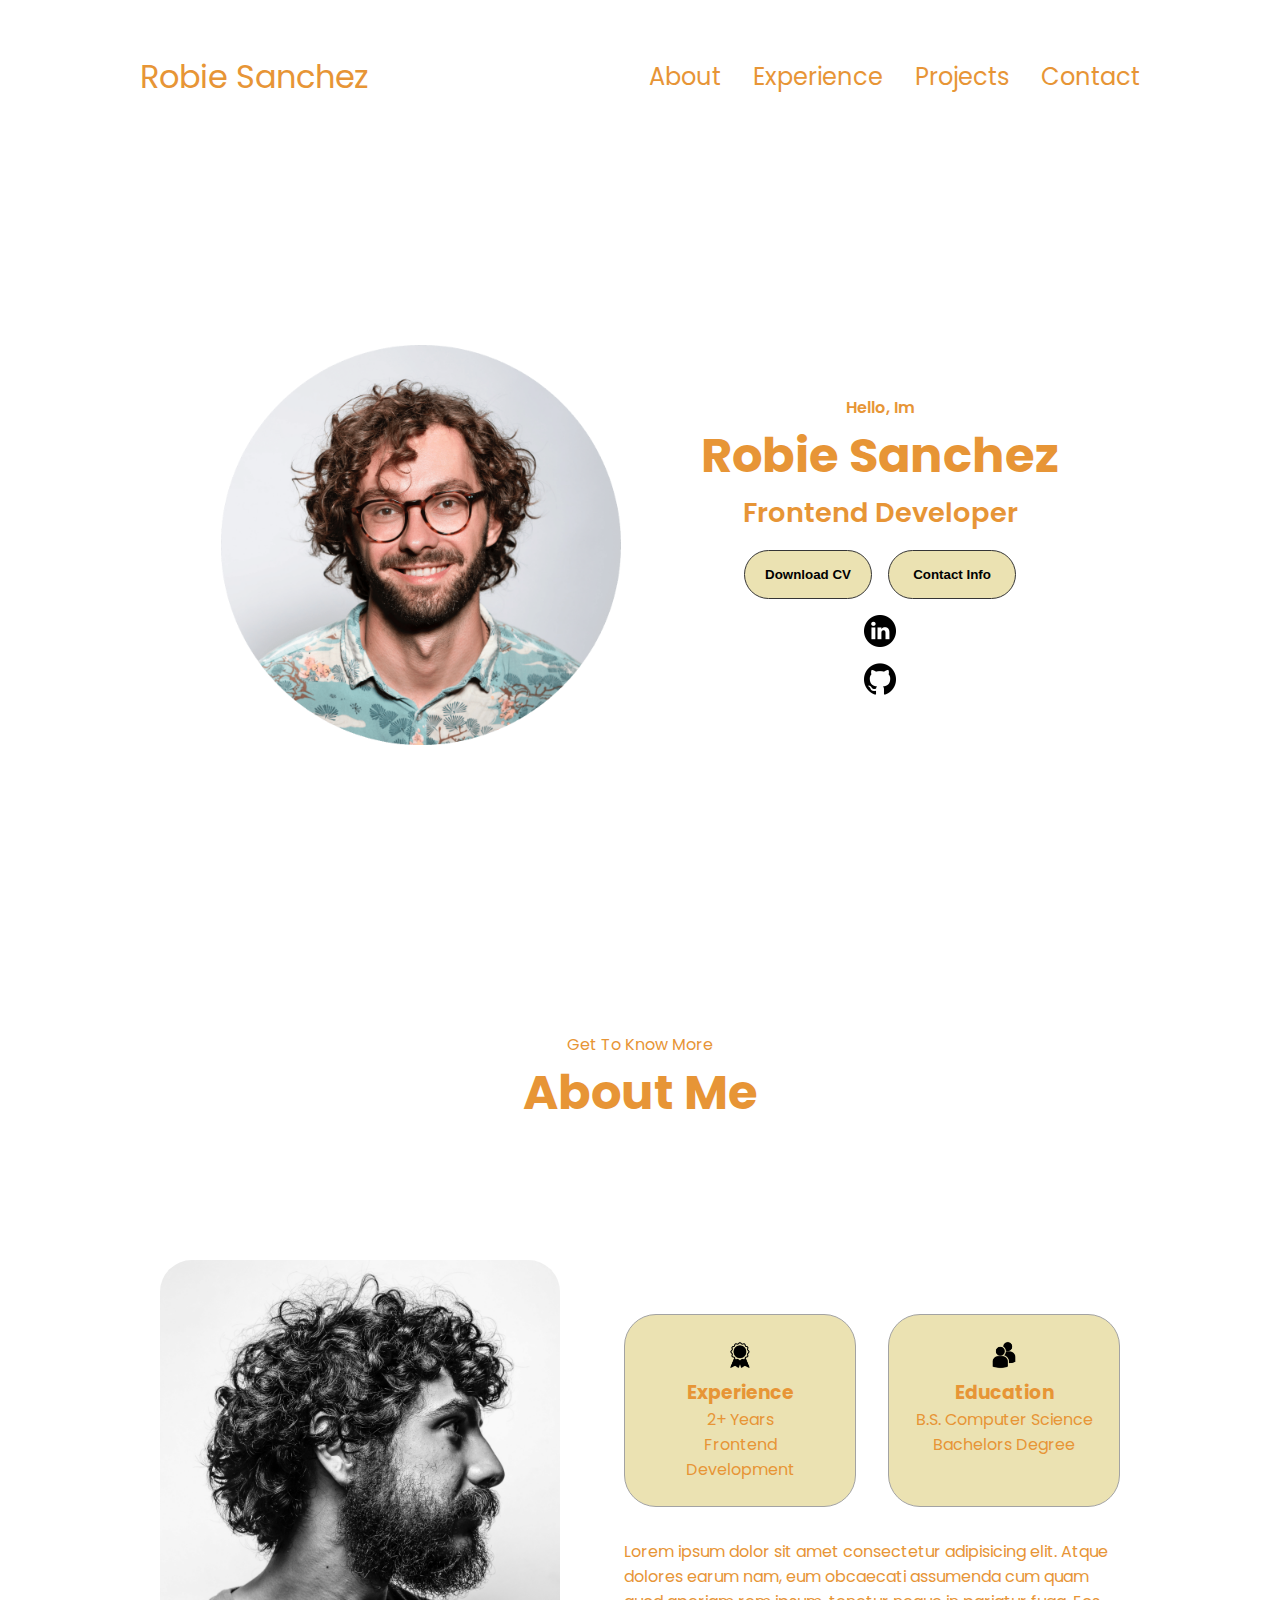
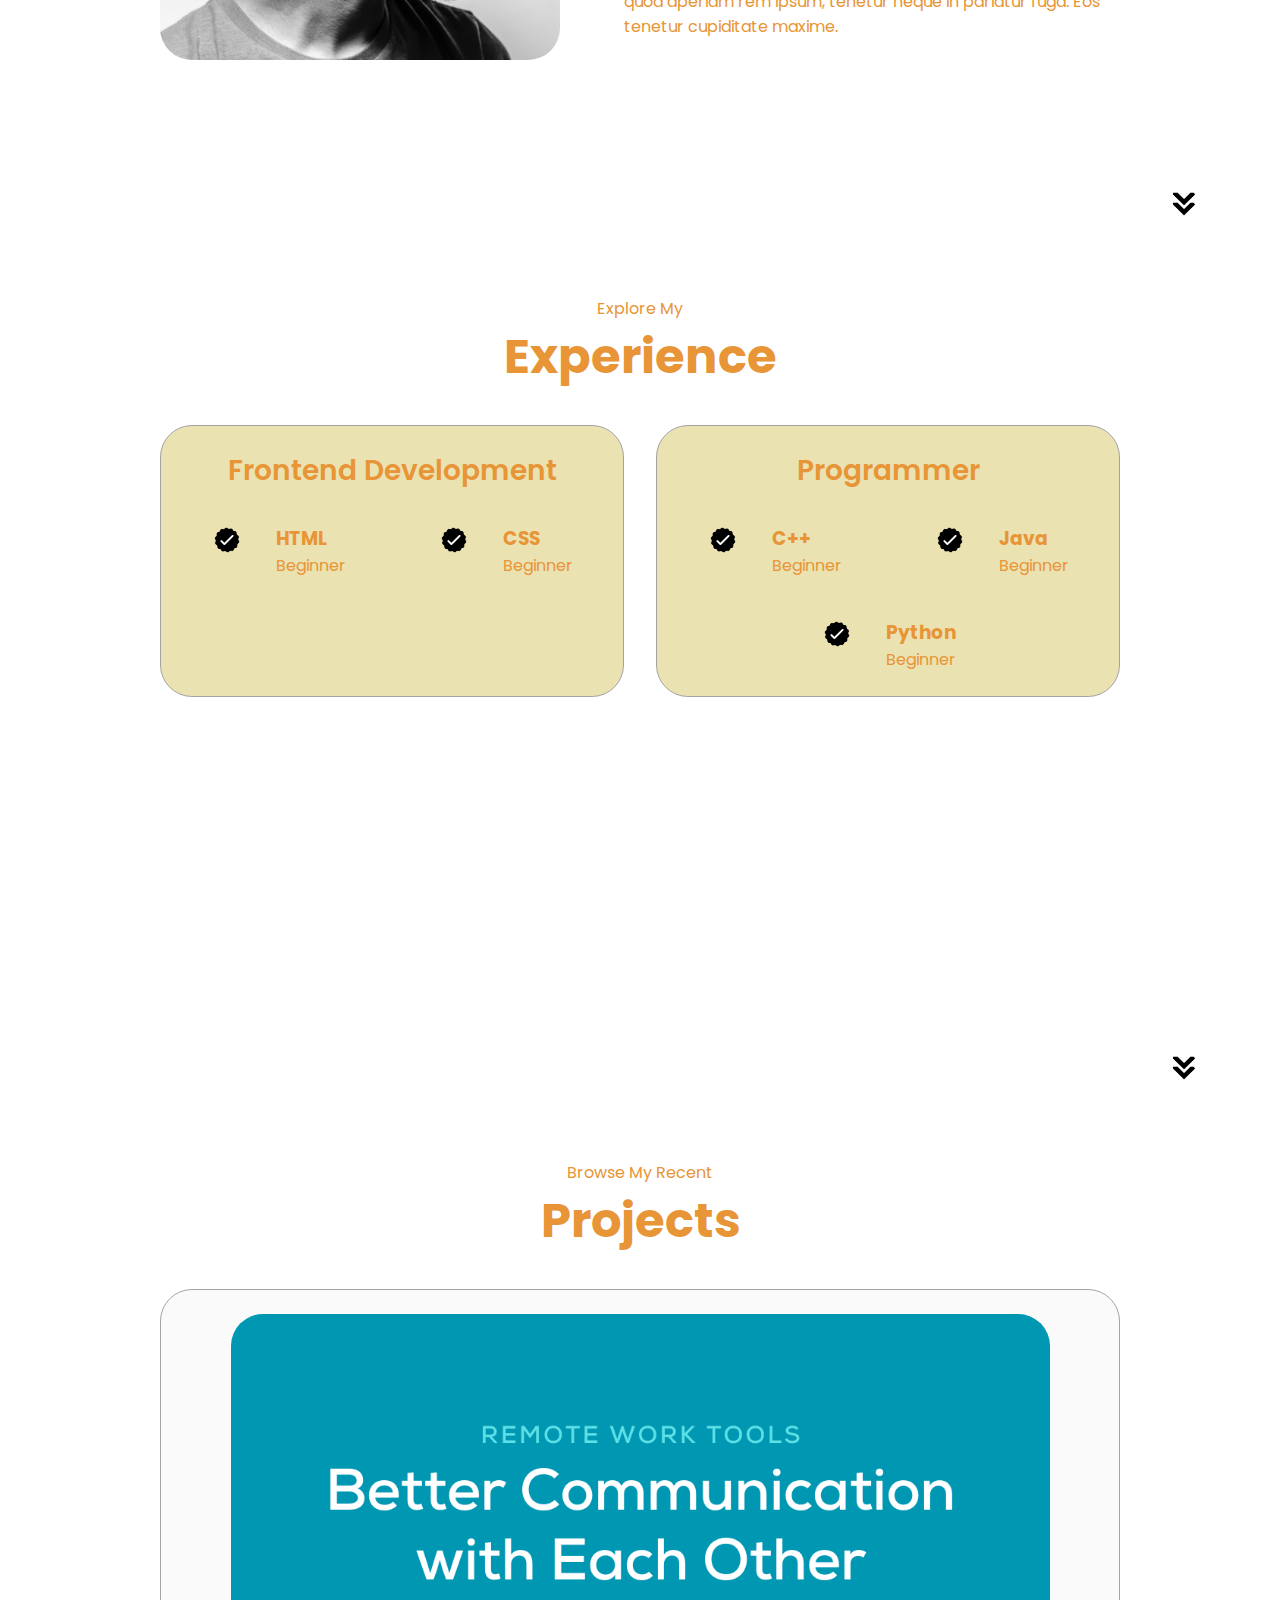
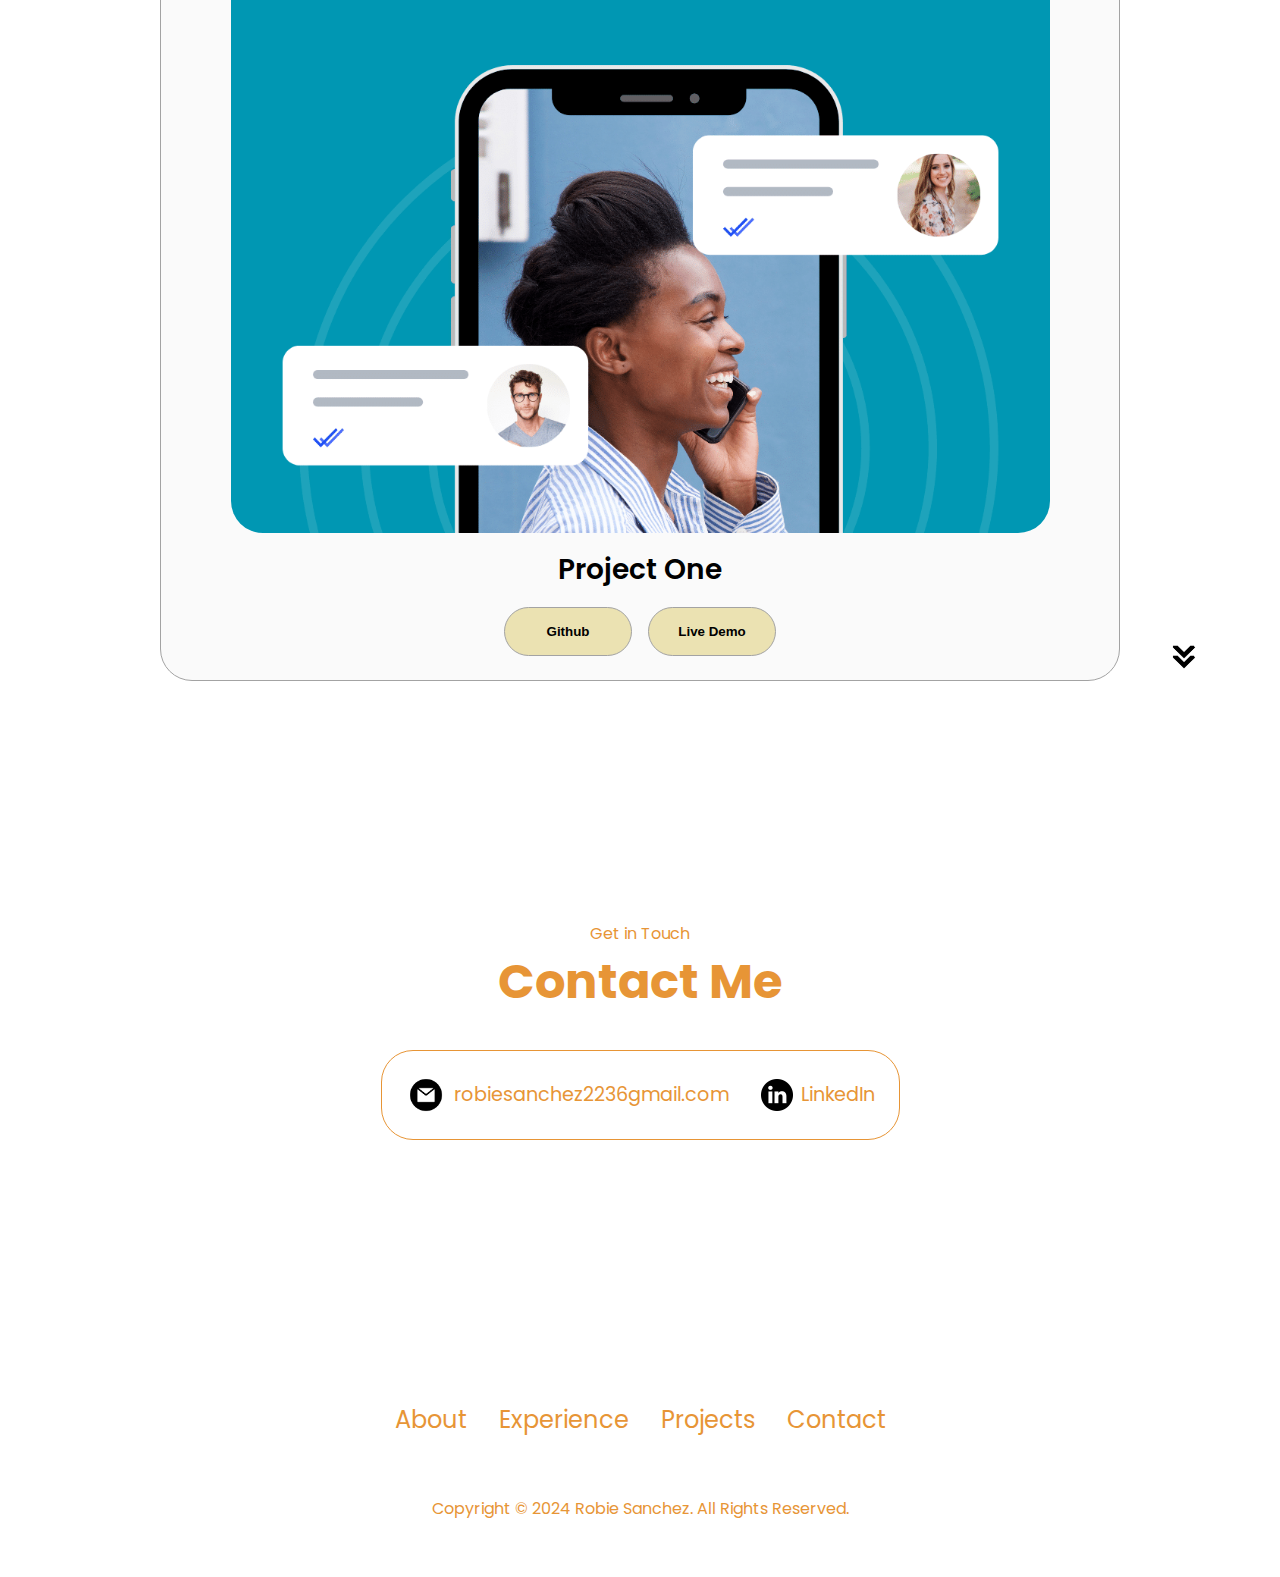
<file: index.html>
<!DOCTYPE html>
<html lang="en">
<head>
    <meta charset="UTF-8">
    <meta name="viewport" content="width=device-width, initial-scale=1.0">
    <title>My Portfolio</title>
    <link rel="stylesheet" href="style.css">
    <link rel="stylesheet" href="mediaqueries.css">
    </head>
        <body>
            <nav id="desktop-nav">
                <div class="logo">Robie Sanchez</div>
                <div>
                    <ul class="nav-links"> 
                    <li> <a href="#about">About</a></li>
                    <li> <a href="#experience">Experience</a></li>
                    <li> <a href="#projects">Projects</a></li>
                    <li> <a href="#contacts">Contact</a></li>
                    </ul>
                </div>
            </nav>
            <nav id="hamburger-nav">
                <div class="logo">Robie Sanchez</div>
                <div class="hamburger-menu">
                    <div class="hamburger-icon" onclick="toggleMenu()"> 
                        <span></span>
                        <span></span>
                        <span></span>
                    </div>
                    <div class="menu-links"> 
                        <li> <a href="#about" onclick="toggleMenu()">About</a></li>
                        <li> <a href="#experience" onclick="toggleMenu()">Experience</a></li>
                        <li> <a href="#projects" onclick="toggleMenu()">Projects</a></li>
                        <li> <a href="#contacts" onclick="toggleMenu()">Contact</a></li>
                    </div>
                </div>
            </nav>
            <section id="profile"> 
                <div class="section_pic-container"> 
                    <img src="./Assets/assets/profile-pic.png" alt="Robie Sanchez Profile Picture">
                </div>
                <div class="section_text">
                    <p class="section_text_p1">Hello, Im</p>
                    <h1 class="title">Robie Sanchez</h1>
                    <p class="section_text_p2">Frontend Developer</p>
                    <div class="btn-container">
                        <button class="btn btn-color-2" onclick="window.open('./Assets/assets/resume-example.pdf')">
                            Download CV
                        </button>
                        <button class="btn btn-color-1" onclick="location.href='./#contacts'">
                            Contact Info
                        </button>
                    </div>
                    <div id="socials-container">
                            <img src="./Assets/assets/linkedin.png" alt="My Linkedin Profile" class="icon" onclick="location.href='https://linkedin.com/'">
                    </div>
                    <div id="socials-container">
                        <img src="./Assets/assets/github.png" alt="My Github Profile" class="icon" onclick="location.href='https://github.com/'">
                </div>
                </div>
            </section>
            <section id="about">
                <p class="section_text_p1">Get To Know More</p>
                <h1 class="title">About Me</h1>
                <div class="section-container">
                    <div class="section_pic-container">
                        <img src="./Assets/assets/about-pic.png" alt="Profile picture" class="about-pic">
                    </div>
                    <div class="about-details-container">
                        <div class="about-containers"> 
                            <div class="details-container"> 
                                <img src="./Assets/assets/experience.png" alt="experience icon" class="icon">
                                <h3>Experience</h3>
                                <p>2+ Years <br/>Frontend Development</p>
                            </div>
                            <div class="details-container">
                                <img src="./Assets/assets/education.png" alt="Education icon" class="icon">
                                <h3>Education</h3>
                                <p>B.S. Computer Science Bachelors Degree</p>
                            </div>
                        </div>
                        <div class="text-container">
                            <p>Lorem ipsum dolor sit amet consectetur adipisicing elit. Atque dolores earum nam, eum obcaecati assumenda cum quam quod aperiam rem ipsum, tenetur neque in pariatur fuga. Eos tenetur cupiditate maxime.</p>
                        </div>
                    </div>
                </div>
                <img src="./Assets/assets/arrow.png" alt="Arrow icon" class="icon arrow" onclick="location.href='./#experience'">
            </section>
            <section id="experience">
                <p class="section_text_p1">Explore My</p>
                <h1 class="title">Experience</h1>
                <div class="experience-details-container">
                    <div class="about-containers">
                        <div class="details-container">
                            <h2 class="experience-sub-title">Frontend Development</h2>
                            <div class="article-container">
                                <article>
                                    <img src="./Assets/assets/checkmark.png" alt="Experience icon" class="icon">
                                    <div>
                                        <h3>HTML</h3>
                                        <p>Beginner</p>
                                    </div>
                                </article>
                                <article>
                                    <img src="./Assets/assets/checkmark.png" alt="Experience icon" class="icon">
                                    <div>
                                        <h3>CSS</h3>
                                        <p>Beginner</p>
                                    </div>
                                </article>
                            </div>
                        </div>
                        <div class="details-container">
                            <h2 class="experience-sub-title">Programmer</h2>
                            <div class="article-container">
                                <article>
                                    <img src="./Assets/assets/checkmark.png" alt="Experience icon" class="icon">
                                    <div>
                                        <h3>C++</h3>
                                        <p>Beginner</p>
                                    </div>
                                </article>
                                <article>
                                    <img src="./Assets/assets/checkmark.png" alt="Experience icon" class="icon">
                                    <div>
                                        <h3>Java</h3>
                                        <p>Beginner</p>
                                    </div>
                                </article>
                                <article>
                                    <img src="./Assets/assets/checkmark.png" alt="Experience icon" class="icon">
                                    <div>
                                        <h3>Python</h3>
                                        <p>Beginner</p>
                                    </div>
                                </article>
                            </div>
                        </div>
                    </div>
                </div>
                <img src="./Assets/assets/arrow.png" alt="Arrow icon" class="icon arrow" onclick="location.href='./#projects'">
            </section>
            <section id="projects">
                <p class="section_text_p1">Browse My Recent</p>
                <h1 class="title">Projects</h1>
                <div class="experience-details-container">
                    <div class="about-containers">
                    <div class="details-container color-container">
                        <div class="article-container">
                            <img src="./Assets/assets/project-1.png" alt="Project 1" class="project-img"/>
                        </div>
                        <h2 class="experience-sub-title project-title">Project One</h2>
                        <div class="btn-container">
                            <button class="btn btn-color-2 project-btn" onclick="location.href='https://github.com'">Github</button>
                            <button class="btn btn-color-2 project-btn" onclick="location.href='https://github.com'">Live Demo</button>
                        </div>
                    </div>
                </div>
                </div>
                <img src="./Assets/assets/arrow.png" alt="Arrow icon" class="icon arrow" onclick="location.href='./#contact'">
            </section>
            <section id="contact">
                <p class="section_text_p1">Get in Touch</p>
                <h1 class="title">Contact Me</h1>
                <div class="contact-info-upper-container">
                    <div class="contact-info-container">
                        <img src="/Assets/assets/email.png" alt="Email icon" class="icon contact-icon email-icon">
                        <p><a href="mailto:examplemail@gmail.com">robiesanchez2236gmail.com</a></p>
                    </div>
                    <div class="contact-info-container">
                        <img src="/Assets/assets/linkedin.png" alt="LinkedIn icon" class="icon contact-icon">
                        <p><a href="https://www.linkedin.com">LinkedIn</a></p>
                    </div>
                </div>
            </section>
            <footer>
                <nav>
                    <div class="nav-link-container">
                        <ul class="nav-links"> 
                            <li> <a href="#about">About</a></li>
                            <li> <a href="#experience">Experience</a></li>
                            <li> <a href="#projects">Projects</a></li>
                            <li> <a href="#contacts">Contact</a></li>
                        </ul>
                    </div>
                </nav>
                <p>Copyright &#169; 2024 Robie Sanchez. All Rights Reserved.</p>
            </footer>
            <script src="script.js"></script>
        </body>
</html>
</file>
<file: style.css>
/* GENERAL */

@import url('https://fonts.googleapis.com/css2?family=Poppins:wght@300;400;500;600&display=swap');

* {
    margin: 0;
    padding: 0;
}

body {
    min-width: 100%;
    aspect-ratio: 16/9;
    font-family: "Poppins", sans-serif;
    background-repeat: no-repeat;
    background-size: cover;
    background-attachment: fixed;
}

html {
    scroll-behavior: smooth;
}

p {
    color: #e79536;
    text-shadow: #424141;
}
h3 {
    color: #e79536;
}

/* Transition */

a, 
.btn {
   transition: all 300ms ease; 
}

/* Desktop Nav */

nav, 
.nav-links {
    display: flex;
}

nav {
    justify-content: space-around;
    align-items: center;
    height: 17vh;
}

.nav-links {
    gap: 2rem;
    list-style: none;
    font-size: 1.5rem;
}

a {
    color: #e79536;
    text-decoration: none;
    text-decoration-color: white;
}

a:hover {
    color: grey;
    text-decoration: underline;
    text-underline-offset: 1rem; 
    text-decoration-color: rgb(181, 181, 181);
}

.logo {
    color: #e79536;
    font-size: 2rem;
}

.logo:hover {
    cursor: default;
}

/* Hamburger Menu */

#hamburger-nav {
    display: none;
}

.hamburger-menu {
    position: relative;
    display: inline-block;
}

.hamburger-icon {
    display: flex;
    flex-direction: column;
    justify-content: space-between;
    height: 24px;
    width: 30px;
    cursor: pointer;
}

.hamburger-icon span {
    width: 100%;
    height: 2px;
    background-color: black;
    transition: all 0.3 ease-in-out;
}

.menu-links {
    position: absolute;
    top: 100%;
    right: 0;
    background-color: white;
    width: fit-content;
    max-height: 0;
    overflow: hidden;
    transition: all 0.3 ease-in-out;
}

.menu-links a {
    display:  block;
    padding: 10px;
    text-align: center;
    font-size: 1.5rem;
    color: black;
    text-decoration: none;
    transition: all 0.3 ease-in-out;
}

.menu-links li {
    list-style: none;
}

.menu-links.open {
    max-height: 300px;
}

.hamburger-icon.open span:first-child {
    transform:  rotate(45deg) translate(10px, 5px);
}
.hamburger-icon.open span:nth-child(2) {
    opacity: 0;
}
.hamburger-icon.open span:last-child {
    transform:  rotate(-45deg) translate(10px, -5px);
}

.hamburger-icon span:first-child {
    transform: none;
}
.hamburger-icon span:first-child {
    opacity: 1;
}
.hamburger-icon span:first-child {
    transform: none;
}

/* Sections */

section {
    padding-top: 4vh;
    height: 96vh;
    margin: 0 10rem;
    box-sizing: border-box;
    min-height: fit-content;
}

.section-container {
    display: flex;
}

/* Profile Section */

#profile {
    display: flex;
    justify-content: center;
    gap: 5rem;
    height: 80vh;
}

.section_pic-container {
    display: flex;
    height: 400px;
    width: 400px;
    margin: auto 0;
}

.section_text {
    align-self: center;
    text-align: center;
}

.section_text p {
    font-weight: 600;
}

.section_text_p1 {
    text-align: center;
}

.section_text_p2 {
    font-size: 1.7rem;
    margin-bottom: 1rem;
}

.title {
    font-size: 3rem;
    text-align: center;
    color: #e79536;
}

#socials-container {
    display: flex;
    justify-content: center;
    margin-top: 1rem;
    gap: 1rem;
}

/* Icons */

.icon {
    cursor: pointer;
    height: 2rem;
}

/* Buttons */

.btn-container {
    display: flex;
    justify-content: center;
    gap: 1rem;
}

.btn {
    font-weight: 600;
    transition: all 300ms ease;
    padding: 1rem;
    width: 8rem;
    border-radius: 2rem;
}

.btn-color-1, .btn-color-2 {
    border: rgb(53, 53, 53) 0.1rem solid;
    background-color: #ebe2b2;
}

.btn-color-1:hover, .btn-color-2:hover {
    background: rgb(53, 53, 53);
    color: white;
}

.btn-color-1:hover {
    background: rgb(53, 53, 53);
}

.btn-color-2 {
    color: none;
}

.btn-color-2:hover {
    border: rgb(225, 225, 255) 0.1rem solid;
}

.btn-container {
    gap: 1rem;
}

/* About Section*/

#about {
    position: relative;
}

.about-containers {
    gap: 2rem;
    margin-bottom: 2rem;
    margin-top: 2rem;
}

.about-details-container {
    justify-content: center;
    flex-direction: column;
}

.about-containers, .about-details-container {
    display: flex;
}

.about-pic {
    border-radius: 2rem;
}

.arrow {
    position: absolute;
    right: -5rem;
    bottom: 2.5rem;
}

.details-container {
    padding: 1.5rem;
    flex: 1;
    background: #ebe2b2;
    border-radius: 2rem;
    border: rgb(53, 53, 53) 0.1rem solid;
    border-color: rgb(163, 163, 163);
    text-align: center;
}   

.section-container {
    gap: 4rem;
    height: 80%;
}

.section_pic-container {
    height: 400px;
    width: 400px;
    margin: auto 0;
}

/* github-about-subtext-p1 */
.github-about-subtext-p1 {
    margin-top: 4px;
}

/* Experience Section */

#experience {
    position: relative;
}

.experience-sub-title {
    color: #e79536;
    font-weight: 600;
    font-size: 1.75rem;
    margin-bottom: 2rem;
}

.experience-details-container {
    display: flex;
    justify-content: center;
    flex-direction: column;
}

.article-container {
    display: flex;
    text-align: initial;
    flex-wrap: wrap;
    flex-direction: row;
    gap: 2.5rem;
    justify-content: space-around;
}

article {
    display: flex;
    width: 10rem;
    justify-content: space-around;
    gap: 0.5rem;
}

article.icon {
    cursor: default;
}

/* Project Section */

#projects {
    position: relative;
}

.color-container {
    border-color: rgb(163, 163, 163);
    background: rgb(250, 250, 250);
}

.project-img {
    border-radius: 2rem;
    width: 90%;
    height: 90%;
}

.project-title {
    margin: 1rem;
    color: black;
}

.project-btn {
    color: black;
    border-color: rgb(163, 163, 163);
}

/* Contact Page */

#contact {
    display: flex;
    justify-content: center;
    flex-direction: column;
    height: 70vh;
}

.contact-info-upper-container {
    display: flex;
    justify-content: center;
    border-radius: 2rem;
    border: rgb(53, 53, 53) 0.1rem solid;
    border-color: #e79536;
    background: (250,250,250);
    margin: 2rem auto;
    padding: 0.5rem;
}

.contact-info-container {
    display: flex;
    align-items: center;
    justify-content: center;
    gap: 0.5rem;
    margin: 1rem;
}

.contact-info-container p {
    font-size: larger;

}

.contact-icon {
    cursor: default;
}

.email-icon {
    height: 2.5rem;
}

/* Footer Section */

footer {
    height: 26vh;
    margin: 0 1rem;
}

footer p {
    text-align: center;
}
</file>
<file: mediaqueries.css>
@media screen and (max-width: 1400px) {
    #profile {
        height: 83vh;
        margin-bottom: 6rem;
    }
    .about-containers {
        flex-wrap: wrap;
    }
    
}


@media screen and (max-width: 1200px) {
    #desktop-nav {
        display: none;
    }
    
    #hamburger-nav {
        display: flex;
    }
    #experience, .experience-details-container {
        margin-top: 2rem;
    }
    #profile, .section-container {
        display: block;
    }
    .arrow {
        display: none;
    }
    section, .section-container {
        height: fit-content;
    }
    section {
        margin: 0 5%;
    }
    .section_pic-container {
        width: 275px;
        height: 275px;
        margin: 0 auto 2rem;
    }
    .about-containers {
        margin-top: 0;
    }
}

@media screen and (max-width: 600px) {
 #contact, footer{
    height: 40vh;
 }
 #profile {
    height: 83vh;
    margin-bottom: 0;
 }
 article {
    font-size: 1rem;
 }
 footer nav {
    height: fit-content;
    margin-bottom: 2rem;
 }
 .about-containers, .contact-info-upper-container, .btn-container{
    flex-wrap: wrap;
 }
 .contact-info-container {
    margin: 0;
 }
 .contact-info-container p, .nav-links li a {
    font-size: 1rem;
 }
 .experience-sub-title {
    font-size: 1.25rem;
 }
 .logo {
    font-size: 1.5rem;
 }
 .nav-links {
    flex-direction: column;
    gap: 0.5rem;
    text-align: center;
 }
 .section_pic-container {
    width: auto;
    height: 46vw;
    justify-content: center;
 }
 .section_text_p2 {
    font-size: 1.25rem;
 }
 .title {
    font-size: 2rem;
 }
 .text-container {
    text-align: justify;
 }
}
</file>
